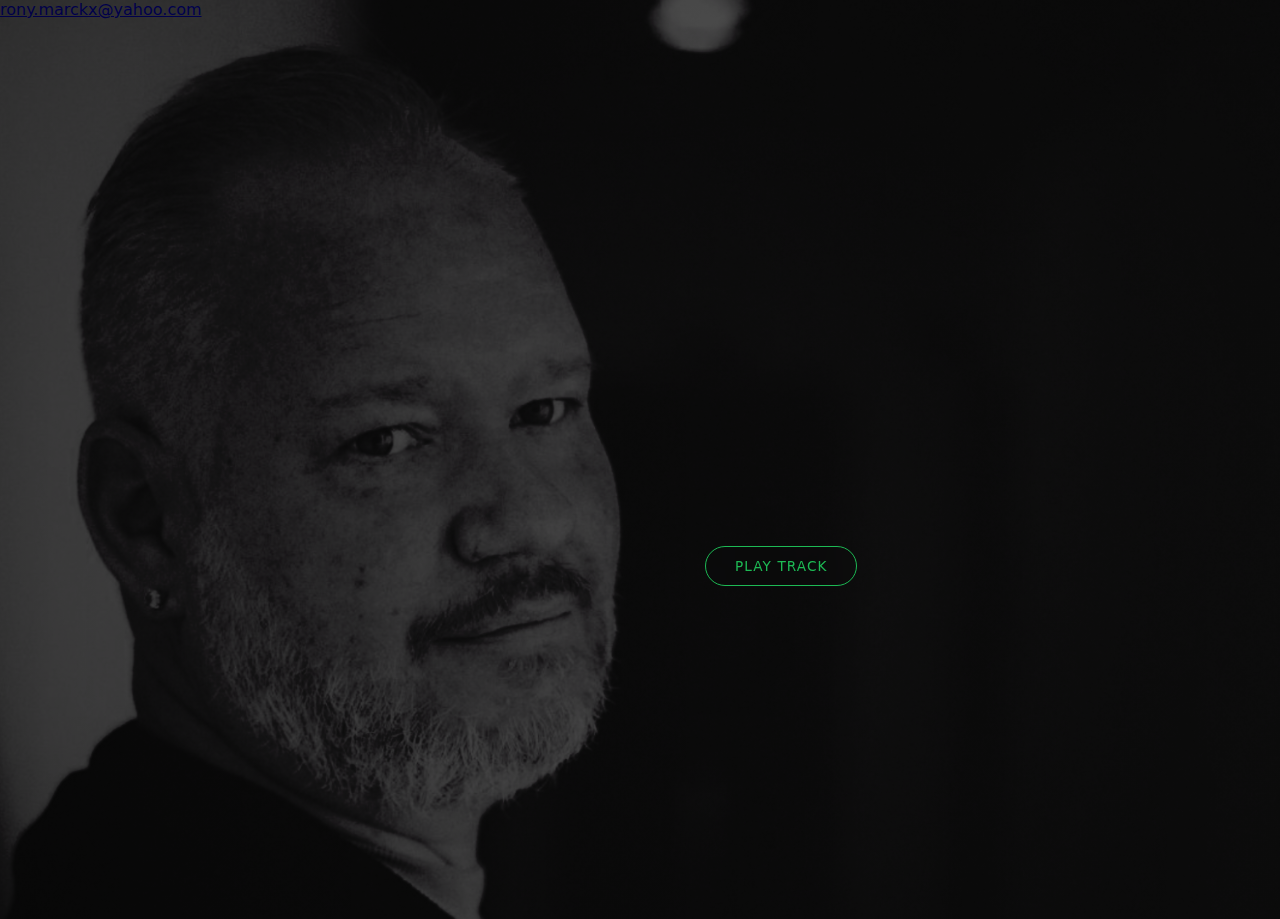
<file: index.html>
<!DOCTYPE html>
<html lang="fr">
<head>
    <meta charset="UTF-8">
    <title>Rony Marckx – De la MAO au Support IT</title>
    <meta name="viewport" content="width=device-width, initial-scale=1">
    <link rel="stylesheet" href="style.css">
</head>
<a class="footer-email" href="mailto:rony.marckx@yahoo.com">
    rony.marckx@yahoo.com
</a>

<body class="page-hero">

    <div class="hero-overlay"></div>

    <main class="hero-content">
        <section class="hero-text">
            <h1 class="hero-title">
                Rony <span class="accent">Marckx</span>
            </h1>

            <h2 class="hero-subtitle">De la MAO au Support IT</h2>

            <p class="hero-punchline">
                « Certains paniquent devant un écran bleu…<br>
                moi, j’y vois une enquête à résoudre. »
            </p>

            <a href="track1.html" class="hero-button">
                Play track
            </a>
        </section>
    </main>

    <!-- JS -->
    <script src="script.js"></script>
</body>
</html>
</file>
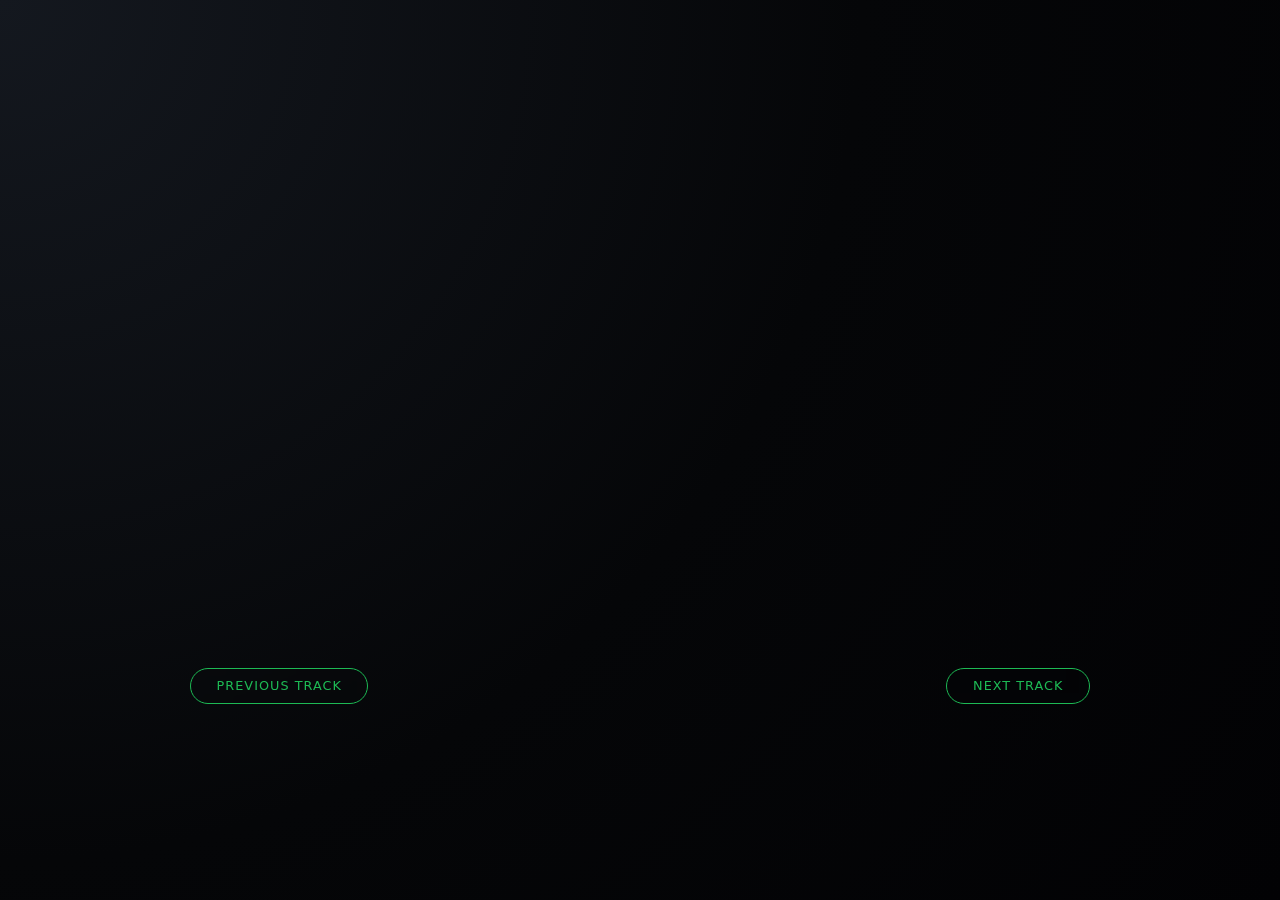
<file: track1.html>
<!DOCTYPE html>
<html lang="fr">
<head>
    <meta charset="UTF-8">
    <title>Track 1 – Intro & Pitch</title>
    <meta name="viewport" content="width=device-width, initial-scale=1">
    <link rel="stylesheet" href="style.css">
</head>
<body class="page-intro">

<main class="intro-wrapper">

    <section class="intro-text">

        <h1 class="intro-title intro-anim">
            <span class="shine-text">
                « Certains paniquent devant un écran bleu…<br>
                moi, j’y vois une enquête à résoudre. »
            </span>
        </h1>

        <p class="intro-lead intro-anim">
            Je m’appelle <span class="accent">Rony Marckx</span>.
            Je viens d’un parcours hybride&nbsp;: retail, musique assistée par ordinateur
            et support IT en environnement sous pression.
        </p>

        <p class="intro-lead intro-anim">
            Aujourd’hui, je mets mon sens du service, mon expérience de terrain
            et mes réflexes d’optimisation au service d’un objectif clair&nbsp;:
            évoluer du support IT vers l’administration systèmes et cloud.
        </p>

        <div class="intro-keywords">
            <span class="keyword-chip intro-anim">Service client</span>
            <span class="keyword-chip intro-anim">Gestion d’équipe</span>
            <span class="keyword-chip intro-anim">MAO / Home-studio</span>
            <span class="keyword-chip intro-anim">Optimisation système</span>
            <span class="keyword-chip intro-anim">Support IT</span>
            <span class="keyword-chip intro-anim">Admin systèmes &amp; cloud</span>
        </div>

    </section>

    <nav class="track-nav">
        <a href="index.html" class="track-btn prev-btn">Previous track</a>
        <a href="track2.html" class="track-btn next-btn">Next track</a>
    </nav>

</main>

<script src="script.js"></script>
</body>
</html>
</file>
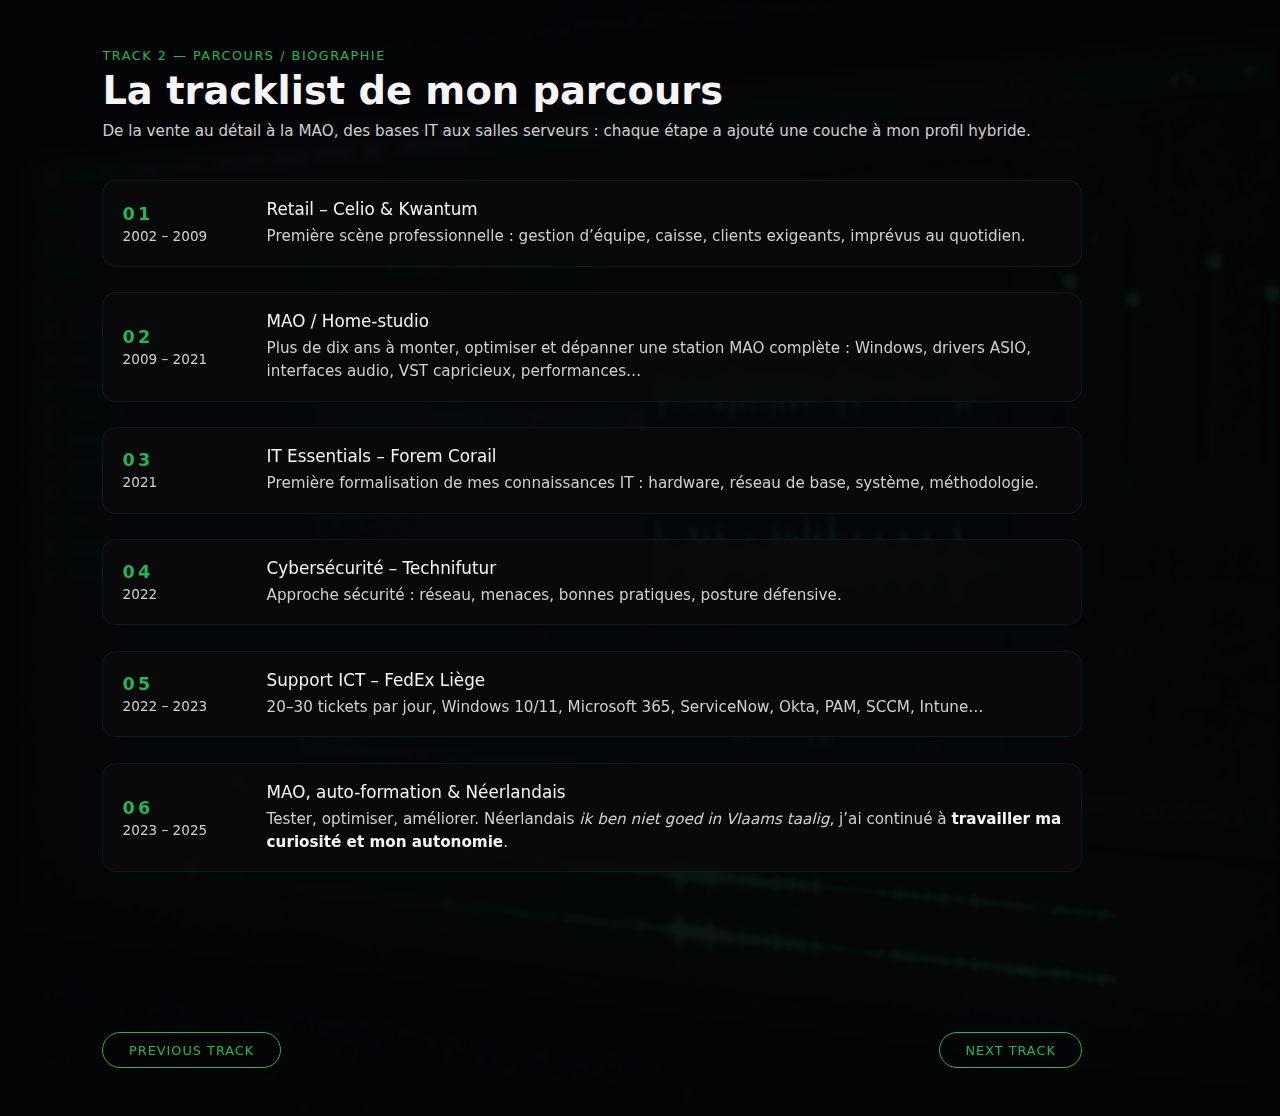
<file: track2.html>
<!DOCTYPE html>
<html lang="fr">
<head>
    <meta charset="UTF-8">
    <title>Track 2 – Parcours / Biographie</title>
    <meta name="viewport" content="width=device-width, initial-scale=1">
    <link rel="stylesheet" href="style.css">
</head>

<body class="page-track2">

<main class="track2-wrapper">
    <header class="track2-header track2-anim">
        <p class="track2-label">Track 2 — Parcours / Biographie</p>
        <h1 class="track2-title">La tracklist de mon parcours</h1>
        <p class="track2-subtitle">
            De la vente au détail à la MAO, des bases IT aux salles serveurs&nbsp;:
            chaque étape a ajouté une couche à mon profil hybride.
        </p>
    </header>

    <section class="tracklist">
        <!-- 01. Retail -->
        <article class="track-item track2-anim">
            <div class="track-meta">
                <span class="track-number">01</span>
                <span class="track-years">2002 – 2009</span>
            </div>
            <div class="track-body">
                <h2 class="track-name">Retail – Celio &amp; Kwantum</h2>
                <p class="track-desc">
                    Première scène professionnelle : gestion d’équipe, caisse, clients exigeants,
                    imprévus au quotidien. 
                </p>
            </div>
        </article>

        <!-- 02. MAO -->
        <article class="track-item track2-anim">
            <div class="track-meta">
                <span class="track-number">02</span>
                <span class="track-years">2009 – 2021</span>
            </div>
            <div class="track-body">
                <h2 class="track-name">MAO / Home-studio</h2>
                <p class="track-desc">
                    Plus de dix ans à monter, optimiser et dépanner une station MAO complète :
                    Windows, drivers ASIO, interfaces audio, VST capricieux, performances…
                    
                </p>
            </div>
        </article>

        <!-- 03. IT Essentials -->
        <article class="track-item track2-anim">
            <div class="track-meta">
                <span class="track-number">03</span>
                <span class="track-years">2021</span>
            </div>
            <div class="track-body">
                <h2 class="track-name">IT Essentials – Forem Corail</h2>
                <p class="track-desc">
                    Première formalisation de mes connaissances IT : hardware, réseau de base,
                    système, méthodologie. 
                </p>
            </div>
        </article>

        <!-- 04. Cybersécurité -->
        <article class="track-item track2-anim">
            <div class="track-meta">
                <span class="track-number">04</span>
                <span class="track-years">2022</span>
            </div>
            <div class="track-body">
                <h2 class="track-name">Cybersécurité – Technifutur</h2>
                <p class="track-desc">
                    Approche sécurité : réseau, menaces, bonnes pratiques, posture défensive.
                    
                </p>
            </div>
        </article>

        <!-- 05. FedEx -->
        <article class="track-item track2-anim">
            <div class="track-meta">
                <span class="track-number">05</span>
                <span class="track-years">2022 – 2023</span>
            </div>
            <div class="track-body">
                <h2 class="track-name">Support ICT – FedEx Liège</h2>
                <p class="track-desc">
                    20–30 tickets par jour, Windows 10/11, Microsoft 365, ServiceNow, Okta, PAM,
                    SCCM, Intune… 
                </p>
            </div>
        </article>

        <!-- 06. 2 ans MAO + NL -->
        <article class="track-item track2-anim">
            <div class="track-meta">
                <span class="track-number">06</span>
                <span class="track-years">2023 – 2025</span>
            </div>
            <div class="track-body">
                <h2 class="track-name">MAO, auto-formation &amp; Néerlandais</h2>
                <p class="track-desc">
                    Tester, optimiser, améliorer.
                    Néerlandais 
                    <em>ik ben niet goed in Vlaams taalig</em>, j’ai continué à
                    <strong>travailler ma curiosité et mon autonomie</strong>.
                </p>
            </div>
        </article>

        <!-- 07. Microbus -->
        <article class="track-item track2-anim">
            <div class="track-meta">
                <span class="track-number">07</span>
                <span class="track-years">2025</span>
            </div>
            <div class="track-body">
                <h2 class="track-name">Techn-e-com – Microbus</h2>
                <p class="track-desc">
                   <strong>HTML/CSS, JavaScript, Linux,
                    Windows Server 2025</strong>.
                </p>
            </div>
        </article>
    </section>

    <nav class="track-nav">
        <a href="track1.html" class="track-btn prev-btn">Previous track</a>
        <a href="track3.html" class="track-btn next-btn">Next track</a>
    </nav>
</main>

<script src="script.js"></script>
</body>
</html>
</file>
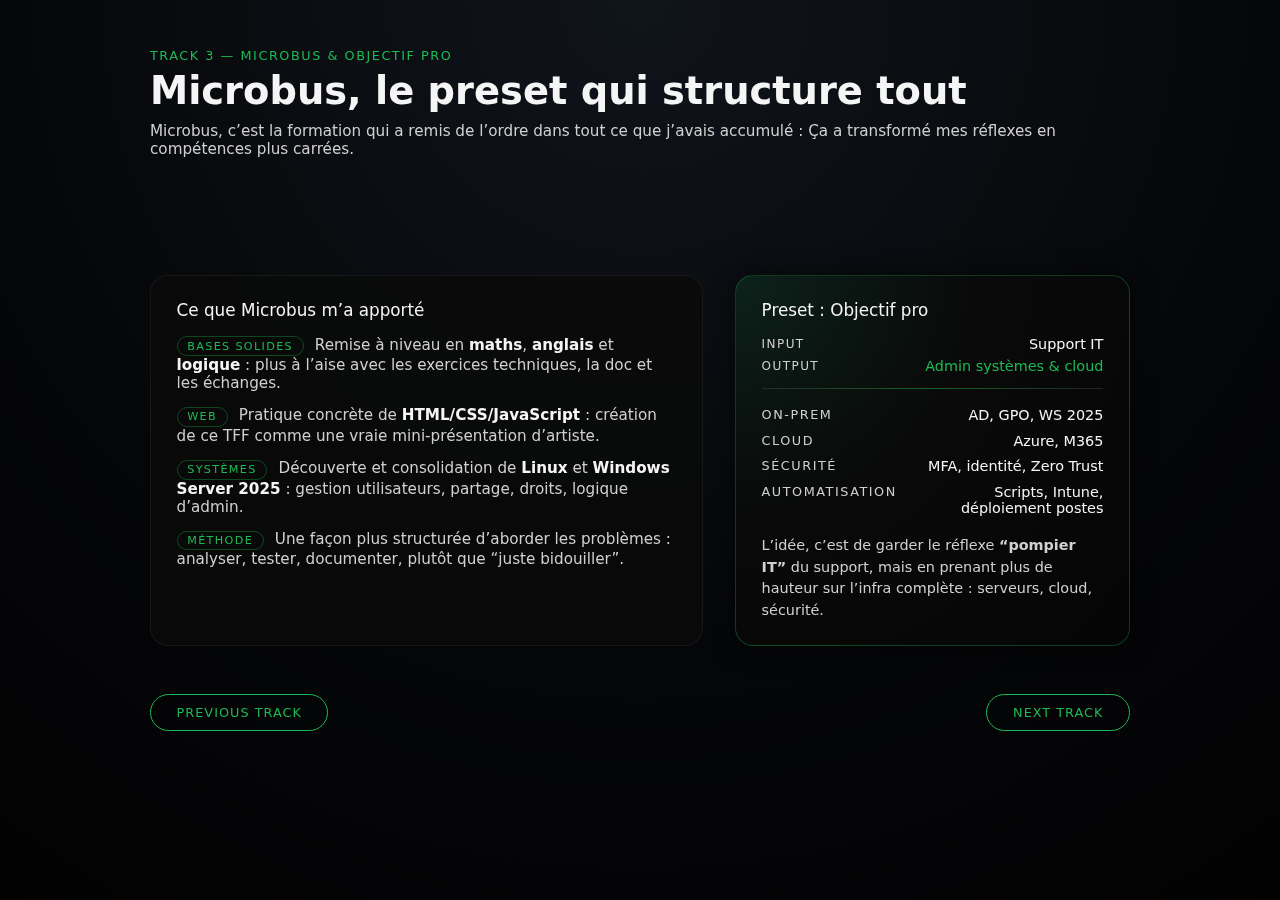
<file: track3.html>
<!DOCTYPE html>
<html lang="fr">
<head>
    <meta charset="UTF-8">
    <title>Track 3 – Microbus & Objectif Pro</title>
    <meta name="viewport" content="width=device-width, initial-scale=1">
    <link rel="stylesheet" href="style.css">
</head>
    
<body class="page-track3">

<main class="track3-wrapper">

    <header class="track3-header track3-anim">
        <p class="track3-label">Track 3 — Microbus &amp; objectif pro</p>
        <h1 class="track3-title">Microbus, le preset qui structure tout</h1>
        <p class="track3-subtitle">
            Microbus, c’est la formation qui a remis de l’ordre dans tout ce que j’avais accumulé :
            Ça a transformé mes réflexes en compétences plus carrées.
        </p>
    </header>

    <!-- Nuage de mots-clés qui “zoom” à l’arrivée -->
    <section class="skills-cloud">
        <span class="skill-pill skill-anim">Maths</span>
        <span class="skill-pill skill-anim">Anglais</span>
        <span class="skill-pill skill-anim">Logique</span>
        <span class="skill-pill skill-anim">HTML / CSS</span>
        <span class="skill-pill skill-anim">JavaScript</span>
        <span class="skill-pill skill-anim">Linux</span>
        <span class="skill-pill skill-anim">Windows Server 2025</span>
        
    </section>

    <section class="microbus-grid">

        <!-- Ce que Microbus t’a apporté -->
        <article class="microbus-block track3-anim">
            <h2 class="microbus-title">Ce que Microbus m’a apporté</h2>
            <ul class="microbus-list">
                <li>
                    <span class="mb-tag">Bases solides</span>
                    Remise à niveau en <strong>maths</strong>, <strong>anglais</strong> et <strong>logique</strong> :
                    plus à l’aise avec les exercices techniques, la doc et les échanges.
                </li>
                <li>
                    <span class="mb-tag">Web</span>
                    Pratique concrète de <strong>HTML/CSS/JavaScript</strong> :
                    création de ce TFF comme une vraie mini-présentation d’artiste.
                </li>
                <li>
                    <span class="mb-tag">Systèmes</span>
                    Découverte et consolidation de <strong>Linux</strong> et
                    <strong>Windows Server&nbsp;2025</strong> :
                    gestion utilisateurs, partage, droits, logique d’admin.
                </li>
                <li>
                    <span class="mb-tag">Méthode</span>
                    Une façon plus structurée d’aborder les problèmes :
                    analyser, tester, documenter, plutôt que “juste bidouiller”.
                </li>
            </ul>
        </article>

        <!-- Fiche "preset" objectif pro -->
        <article class="objective-card track3-anim">
            <h2 class="objective-title">Preset&nbsp;: Objectif pro</h2>

            <div class="preset-row">
                <span class="preset-label">Input</span>
                <span class="preset-value">Support IT</span>
            </div>

            <div class="preset-row">
                <span class="preset-label">Output</span>
                <span class="preset-value preset-output">Admin systèmes &amp; cloud</span>
            </div>

            <div class="preset-separator"></div>

            <div class="preset-params">
                <div class="preset-param">
                    <span class="param-label">On-prem</span>
                    <span class="param-value">AD, GPO, WS&nbsp;2025</span>
                </div>
                <div class="preset-param">
                    <span class="param-label">Cloud</span>
                    <span class="param-value">Azure, M365</span>
                </div>
                <div class="preset-param">
                    <span class="param-label">Sécurité</span>
                    <span class="param-value">MFA, identité, Zero Trust</span>
                </div>
                <div class="preset-param">
                    <span class="param-label">Automatisation</span>
                    <span class="param-value">Scripts, Intune, déploiement postes</span>
                </div>
            </div>

            <p class="objective-note">
                L’idée, c’est de garder le réflexe <strong>“pompier IT”</strong> du support,
                mais en prenant plus de hauteur sur l’infra complète : serveurs, cloud, sécurité.
            </p>
        </article>

    </section>

    <nav class="track-nav">
        <a href="track2.html" class="track-btn prev-btn">Previous track</a>
        <a href="track4.html" class="track-btn next-btn">Next track</a>
    </nav>
</main>

<script src="script.js"></script>
</body>
</html>
</file>
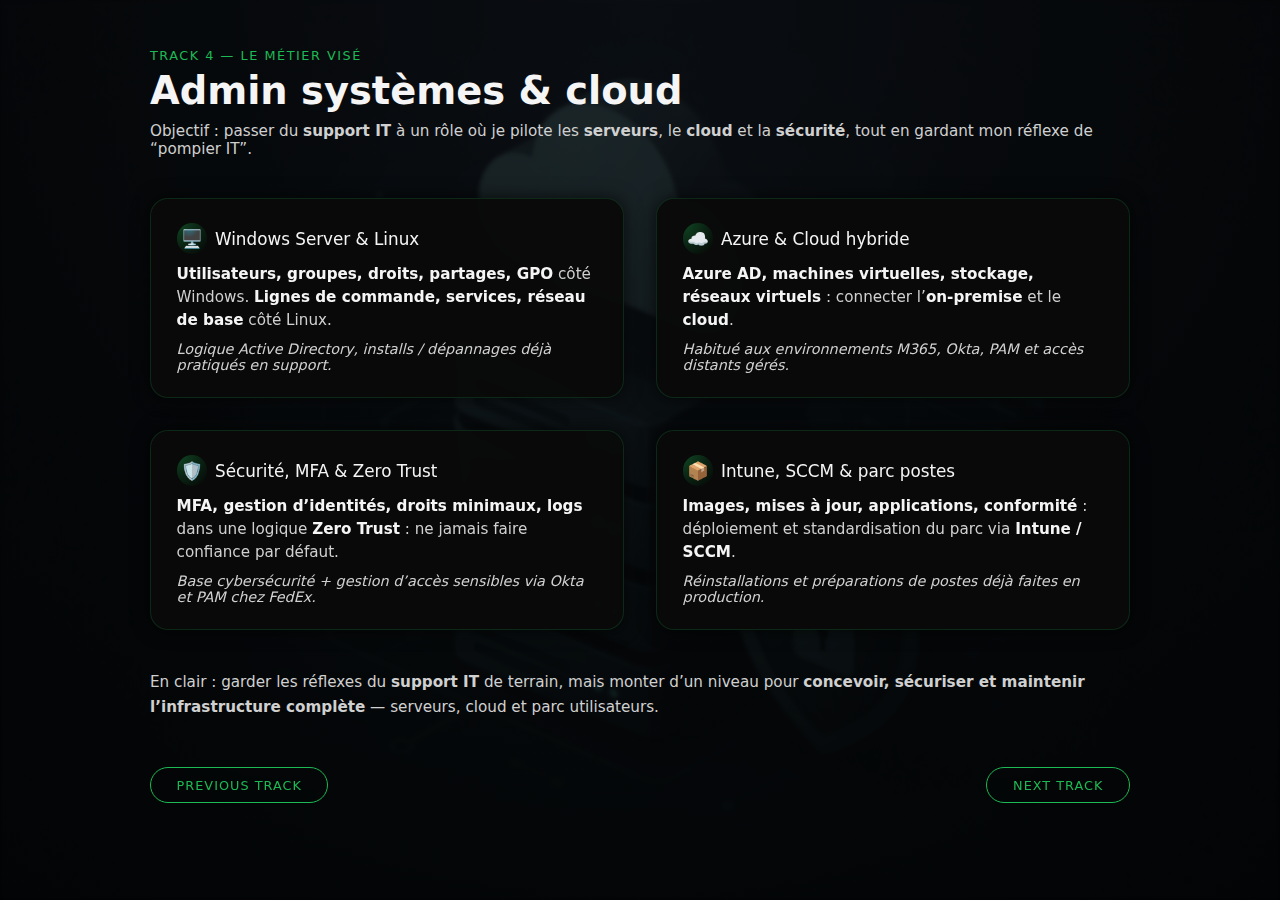
<file: track4.html>
<!DOCTYPE html>
<html lang="fr">
<head>
    <meta charset="UTF-8">
    <title>Track 4 – Admin systèmes & cloud</title>
    <meta name="viewport" content="width=device-width, initial-scale=1">
    <link rel="stylesheet" href="style.css">
</head>
    
<body class="page-track4">

<main class="track4-wrapper">

    <header class="track4-header track4-anim">
        <p class="track4-label">Track 4 — Le métier visé</p>
        <h1 class="track4-title">Admin systèmes &amp; cloud</h1>
        <p class="track4-subtitle">
            Objectif&nbsp;: passer du <strong>support IT</strong> à un rôle
            où je pilote les <strong>serveurs</strong>, le <strong>cloud</strong>
            et la <strong>sécurité</strong>, tout en gardant mon réflexe de “pompier IT”.
        </p>
    </header>

    <section class="track4-grid">

        <!-- Carte Windows / Linux -->
        <article class="tech-card track4-anim">
            <h2 class="tech-title">
                <span class="tech-icon">🖥️</span>
                Windows Server &amp; Linux
            </h2>
            <p class="tech-text">
                <strong>Utilisateurs, groupes, droits, partages, GPO</strong> côté Windows.
                <strong>Lignes de commande, services, réseau de base</strong> côté Linux.
            </p>
            <p class="tech-link-exp">
                Logique Active Directory, installs / dépannages déjà pratiqués en support.
            </p>
        </article>

        <!-- Carte Azure / Cloud -->
        <article class="tech-card track4-anim">
            <h2 class="tech-title">
                <span class="tech-icon">☁️</span>
                Azure &amp; Cloud hybride
            </h2>
            <p class="tech-text">
                <strong>Azure AD, machines virtuelles, stockage, réseaux virtuels</strong> :
                connecter l’<strong>on-premise</strong> et le <strong>cloud</strong>.
            </p>
            <p class="tech-link-exp">
                Habitué aux environnements M365, Okta, PAM et accès distants gérés.
            </p>
        </article>

        <!-- Carte Sécurité -->
        <article class="tech-card track4-anim">
            <h2 class="tech-title">
                <span class="tech-icon">🛡️</span>
                Sécurité, MFA &amp; Zero Trust
            </h2>
            <p class="tech-text">
                <strong>MFA, gestion d’identités, droits minimaux, logs</strong> dans une logique
                <strong>Zero Trust</strong> : ne jamais faire confiance par défaut.
            </p>
            <p class="tech-link-exp">
                Base cybersécurité + gestion d’accès sensibles via Okta et PAM chez FedEx.
            </p>
        </article>

        <!-- Carte Intune / SCCM / déploiement -->
        <article class="tech-card track4-anim">
            <h2 class="tech-title">
                <span class="tech-icon">📦</span>
                Intune, SCCM &amp; parc postes
            </h2>
            <p class="tech-text">
                <strong>Images, mises à jour, applications, conformité</strong> :
                déploiement et standardisation du parc via <strong>Intune / SCCM</strong>.
            </p>
            <p class="tech-link-exp">
                Réinstallations et préparations de postes déjà faites en production.
            </p>
        </article>

    </section>

    <section class="track4-bridge track4-anim">
        <p>
            En clair&nbsp;: garder les réflexes du <strong>support IT</strong> de terrain,
            mais monter d’un niveau pour <strong>concevoir, sécuriser et maintenir
            l’infrastructure complète</strong> — serveurs, cloud et parc utilisateurs.
        </p>
    </section>

    <nav class="track-nav">
        <a href="track3.html" class="track-btn prev-btn">Previous track</a>
        <a href="track5.html" class="track-btn next-btn">Next track</a>
    </nav>

</main>

<script src="script.js"></script>
</body>
</html>
</file>
<file: style.css>
/* =========================================================
   VARIABLES (couleurs, typos)
   ========================================================= */
:root {
    --bg-dark: #050608;
    --text-main: #f5f5f5;
    --text-muted: #d0d0d0;
    --accent: #1db954;        /* Vert Spotify en accent */
    --overlay: rgba(0, 0, 0, 0.55);
    --font-main: system-ui, -apple-system, BlinkMacSystemFont,
                 "Segoe UI", sans-serif;
}

/* =========================================================
   RESET & BASE
   ========================================================= */
*,
*::before,
*::after {
    box-sizing: border-box;
    margin: 0;
    padding: 0;
}

body {
    font-family: var(--font-main);
    color: var(--text-main);
    background-color: var(--bg-dark);
}

/* =========================================================
   PAGE DE GARDE (HERO PAGE)
   ========================================================= */

.page-hero {
    min-height: 100vh;
    background-image: url("Ron_portrait_1.jpg");
    background-size: cover;
    background-position: center right;
    background-repeat: no-repeat;
    position: relative;
}

/* Voile sombre pour lisibilité du texte */
.hero-overlay {
    position: absolute;
    inset: 0;
    background: linear-gradient(
        to right,
        rgba(0, 0, 0, 0.7),
        var(--overlay)
    );
    z-index: 1;
}

/* Contenu centré verticalement, aligné à droite */
.hero-content {
    position: relative;
    z-index: 2;
    min-height: 100vh;
    display: flex;
    align-items: center;
    justify-content: flex-end;
    padding: 0 8vw;
}

.hero-text {
    max-width: 480px;
    text-align: left;
}

/* TYPO HERO */

.hero-title {
    font-size: clamp(2.8rem, 4vw, 3.6rem);
    font-weight: 700;
    letter-spacing: 0.08em;
    text-transform: uppercase;
    margin-bottom: 0.4rem;
    opacity: 0;
    transform: translateY(10px);
    transition: opacity 0.6s ease, transform 0.6s ease;
}

.hero-title .accent {
    color: var(--accent);
}

.hero-subtitle {
    font-size: clamp(1.1rem, 2vw, 1.4rem);
    font-weight: 400;
    color: var(--text-muted);
    margin-bottom: 1.5rem;
    opacity: 0;
    transform: translateY(10px);
    transition: opacity 0.6s ease, transform 0.6s ease;
}

.hero-punchline {
    font-size: 0.95rem;
    line-height: 1.5;
    font-style: italic;
    margin-bottom: 2rem;
    opacity: 0;
    transform: translateY(10px);
    transition: opacity 0.6s ease, transform 0.6s ease;
}

/* BOUTON "NEXT TRACK" */

.hero-button {
    display: inline-block;
    padding: 0.7rem 1.8rem;
    border-radius: 999px;
    border: 1px solid var(--accent);
    color: var(--accent);
    text-decoration: none;
    text-transform: uppercase;
    font-size: 0.85rem;
    letter-spacing: 0.08em;
    transition: background-color 0.2s ease, color 0.2s ease,
                transform 0.15s ease;
    backdrop-filter: blur(4px);
}

.hero-button:hover {
    background-color: var(--accent);
    color: #050505;
    transform: translateY(-1px);
}

/* ANIMATIONS HERO (JS ajoute .show) */

.hero-title.show,
.hero-subtitle.show,
.hero-punchline.show {
    opacity: 1;
    transform: translateY(0);
}

/* =========================================================
   PAGE TRACK 1 – INTRO & PITCH
   ========================================================= */

.page-intro {
    min-height: 100vh;
    background: radial-gradient(circle at top left, #14181f 0%, #050608 55%, #020204 100%);
    display: flex;
    align-items: center;
    justify-content: center;
    padding: 3rem 8vw;
}

.intro-wrapper {
    max-width: 900px;
    width: 100%;
}

.intro-text {
    text-align: left;
}

.intro-title {
    font-size: clamp(1.8rem, 3vw, 2.4rem);
    line-height: 1.4;
    margin-bottom: 2rem;
    position: relative;
}

.intro-title::before {
    content: "";
    position: absolute;
    left: -1.5rem;
    top: 0.2rem;
    width: 4px;
    height: 2.6rem;
    background: var(--accent);
    border-radius: 999px;
}

.intro-lead {
    font-size: 1rem;
    line-height: 1.6;
    color: var(--text-muted);
    margin-bottom: 1rem;
}

.intro-lead .accent {
    color: var(--accent);
    font-weight: 600;
}

/* Mots-clés / tags */

.intro-keywords {
    margin: 1.8rem 0 2.2rem;
    display: flex;
    flex-wrap: wrap;
    gap: 0.6rem;
}

.keyword-chip {
    padding: 0.4rem 0.8rem;
    border-radius: 999px;
    border: 1px solid rgba(255, 255, 255, 0.18);
    font-size: 0.8rem;
    text-transform: uppercase;
    letter-spacing: 0.08em;
    color: var(--text-main);
    background: rgba(255, 255, 255, 0.03);
    backdrop-filter: blur(3px);
}

/* Effet d'apparition pour la track 1 */

.intro-anim {
    opacity: 0;
    transform: translateY(8px);
    transition: opacity 0.6s ease, transform 0.6s ease;
}

.intro-anim.show {
    opacity: 1;
    transform: translateY(0);
}

/* =========================================================
   NAVIGATION NEXT / PREVIOUS (toutes les tracks sauf index)
   ========================================================= */

.track-nav {
    margin-top: 3rem;
    display: flex;
    justify-content: space-between;
    align-items: center;
    gap: 1rem;
}

.track-btn {
    padding: 0.6rem 1.6rem;
    border-radius: 50px;
    border: 1px solid var(--accent);
    color: var(--accent);
    text-decoration: none;
    text-transform: uppercase;
    font-size: 0.8rem;
    letter-spacing: 0.08em;
    transition: background-color 0.2s ease, color 0.2s ease,
                transform 0.15s ease;
    backdrop-filter: blur(4px);
}

.track-btn:hover {
    background-color: var(--accent);
    color: #050505;
    transform: translateY(-1px);
}

/* =========================================================
   EFFET LUMIÈRE SUR LA PHRASE (TRACK 1)
   ========================================================= */

.shine-text {
    position: relative;
    display: inline-block;
    color: var(--text-main);
    overflow: hidden;
}

/* Bande de lumière qui traverse le texte */
.shine-text::before {
    content: "";
    position: absolute;
    top: 0;
    left: -120%;
    width: 120%;
    height: 100%;
    background: linear-gradient(
        120deg,
        transparent 0%,
        rgba(255, 255, 255, 0.0) 35%,
        rgba(255, 255, 255, 0.55) 50%,
        rgba(255, 255, 255, 0.0) 65%,
        transparent 100%
    );
    pointer-events: none;
    animation: shine-sweep 4s linear infinite;
}

/* Animation pas trop rapide */
@keyframes shine-sweep {
    0% {
        left: -120%;
    }
    100% {
        left: 120%;
    }
}

/* =========================================================
   PAGE TRACK 2 : PARCOURS / BIO + BACKGROUND IMAGE
   ========================================================= */

.page-track2 {
    min-height: 100vh;
    position: relative;
    padding: 3rem 8vw;
    display: block;          /* important pour laisser scroller */
}

/* Image de fond très légère */
.page-track2::before {
    content: "";
    position: absolute;
    inset: 0;
    background: url("backtrack2.png") center/cover no-repeat;
    opacity: 0.30;           /* visibilité du fond */
    filter: blur(2px);       /* léger flou pour le style */
    z-index: 0;
}

/* Voile sombre pour lisibilité du texte */
.page-track2::after {
    content: "";
    position: absolute;
    inset: 0;
    background: rgba(0, 0, 0, 0.20); /* overlay léger */
    z-index: 1;
}

.track2-wrapper,
.track-nav {
    position: relative;
    z-index: 2; /* au-dessus du fond + overlay */
}

/* Mise en page Track 2 */

.track2-wrapper {
    max-width: 980px;
    width: 100%;
}

.track2-header {
    margin-bottom: 2.5rem;
}

.track2-label {
    font-size: 0.8rem;
    text-transform: uppercase;
    letter-spacing: 0.12em;
    color: var(--accent);
    margin-bottom: 0.3rem;
}

.track2-title {
    font-size: clamp(1.8rem, 3vw, 2.4rem);
    font-weight: 600;
    margin-bottom: 0.6rem;
}

.track2-subtitle {
    font-size: 0.95rem;
    color: var(--text-muted);
}

/* Tracklist */

.tracklist {
    display: flex;
    flex-direction: column;
    gap: 1.6rem;
}

.track-item {
    display: grid;
    grid-template-columns: minmax(80px, 120px) 1fr;
    gap: 1.5rem;
    padding: 1.1rem 1.2rem;
    border-radius: 14px;
    background: rgba(10, 10, 10, 0.90);
    border: 1px solid rgba(29, 185, 84, 0.12);
    backdrop-filter: blur(4px);
    position: relative;
    overflow: hidden;
}

.track-item::before {
    content: "";
    position: absolute;
    inset: 0;
    background: linear-gradient(
        120deg,
        transparent 0%,
        rgba(29, 185, 84, 0.10) 40%,
        transparent 80%
    );
    opacity: 0;
    transition: opacity 0.3s ease;
    pointer-events: none;
}

.track-item:hover::before {
    opacity: 1;
}

.track-meta {
    display: flex;
    flex-direction: column;
    gap: 0.25rem;
    align-items: flex-start;
    justify-content: center;
}

.track-number {
    font-size: 1.1rem;
    font-weight: 600;
    letter-spacing: 0.18em;
    text-transform: uppercase;
    color: var(--accent);
}

.track-years {
    font-size: 0.85rem;
    color: var(--text-muted);
}

.track-body {
    display: flex;
    flex-direction: column;
    gap: 0.4rem;
}

.track-name {
    font-size: 1.05rem;
    font-weight: 500;
}

.track-desc {
    font-size: 0.95rem;
    line-height: 1.5;
    color: var(--text-muted);
}

.track-desc strong {
    color: var(--text-main);
    font-weight: 600;
}

/* Animation d'apparition pour track 2 */

.track2-anim {
    opacity: 0;
    transform: translateY(8px);
    transition: opacity 0.7s ease, transform 0.7s ease;
}

.track2-anim.show {
    opacity: 1;
    transform: translateY(0);
}

/* =========================================================
   RESPONSIVE GLOBAL
   ========================================================= */

@media (max-width: 768px) {
    .hero-content {
        justify-content: center;
        text-align: center;
        padding: 0 1.5rem;
    }

    .hero-text {
        text-align: center;
    }

    .intro-title::before {
        left: -0.8rem;
        height: 2.2rem;
    }

    .page-intro {
        padding: 2.5rem 1.5rem;
    }

    .track-nav {
        flex-direction: column;
        text-align: center;
    }

    .track-btn {
        width: 100%;
        text-align: center;
    }

    .page-track2 {
        padding: 2.5rem 1.5rem;
    }

    .track-item {
        grid-template-columns: 1fr;
    }

    .track-meta {
        flex-direction: row;
        justify-content: space-between;
    }
}
/* =========================================================
   PAGE TRACK 3 : MICROBUS & OBJECTIF PRO
   ========================================================= */

.page-track3 {
    min-height: 100vh;
    background: radial-gradient(circle at top, #10141b 0%, #050608 60%, #020203 100%);
    padding: 3rem 8vw;
}

.track3-wrapper {
    max-width: 980px;
    margin: 0 auto;
}

/* Header */

.track3-header {
    margin-bottom: 2.5rem;
}

.track3-label {
    font-size: 0.8rem;
    text-transform: uppercase;
    letter-spacing: 0.12em;
    color: var(--accent);
    margin-bottom: 0.3rem;
}

.track3-title {
    font-size: clamp(1.8rem, 3vw, 2.4rem);
    font-weight: 600;
    margin-bottom: 0.6rem;
}

.track3-subtitle {
    font-size: 0.95rem;
    color: var(--text-muted);
}

/* Nuage de mots-clés */

.skills-cloud {
    margin: 2.2rem 0 2.8rem;
    display: flex;
    flex-wrap: wrap;
    gap: 0.7rem;
}

.skill-pill {
    padding: 0.45rem 0.95rem;
    border-radius: 999px;
    border: 1px solid rgba(255, 255, 255, 0.18);
    font-size: 0.8rem;
    text-transform: uppercase;
    letter-spacing: 0.08em;
    color: var(--text-main);
    background: rgba(255, 255, 255, 0.02);
    backdrop-filter: blur(3px);

    /* état initial : très zoomé + flou + invisible */
    opacity: 0;
    transform: scale(3.5);
    filter: blur(6px);
}

/* Animation zoom/fade pour chaque mot clé, plus lente et plus “plein écran” */

@keyframes keyword-zoom-in {
    0% {
        opacity: 0;
        transform: scale(3.5);
        filter: blur(6px);
    }
    60% {
        opacity: 1;
        transform: scale(3.5);
        filter: blur(3px);
    }
    100% {
        opacity: 1;
        transform: scale(1);
        filter: blur(0);
    }
}

.skill-anim {
    animation-name: keyword-zoom-in;
    animation-duration: 1.5s;         /* plus lent */
    animation-timing-function: ease-out;
    animation-fill-mode: forwards;
}

/* Décalage dans le temps pour l’effet séquentiel (un par un) */

.skill-anim:nth-child(1) { animation-delay: 0.3s; }
.skill-anim:nth-child(2) { animation-delay: 0.9s; }
.skill-anim:nth-child(3) { animation-delay: 1.5s; }
.skill-anim:nth-child(4) { animation-delay: 2.1s; }
.skill-anim:nth-child(5) { animation-delay: 2.7s; }
.skill-anim:nth-child(6) { animation-delay: 3.3s; }
.skill-anim:nth-child(7) { animation-delay: 3.9s; }
.skill-anim:nth-child(8) { animation-delay: 4.5s; }


/* Grille Microbus + Objectif */

.microbus-grid {
    display: grid;
    grid-template-columns: minmax(0, 1.4fr) minmax(0, 1fr);
    gap: 2rem;
    margin-bottom: 3rem;
}

/* Bloc Microbus */

.microbus-block {
    padding: 1.5rem 1.6rem;
    border-radius: 18px;
    background: rgba(10, 10, 10, 0.9);
    border: 1px solid rgba(255, 255, 255, 0.06);
    backdrop-filter: blur(4px);
}

.microbus-title {
    font-size: 1.05rem;
    font-weight: 500;
    margin-bottom: 1rem;
}

.microbus-list {
    list-style: none;
    display: flex;
    flex-direction: column;
    gap: 0.9rem;
    font-size: 0.95rem;
    color: var(--text-muted);
}

.microbus-list li strong {
    color: var(--text-main);
}

.mb-tag {
    display: inline-block;
    font-size: 0.7rem;
    text-transform: uppercase;
    letter-spacing: 0.12em;
    color: var(--accent);
    border-radius: 999px;
    border: 1px solid rgba(29, 185, 84, 0.35);
    padding: 0.15rem 0.6rem;
    margin-right: 0.4rem;
}

/* Carte “preset objectif” */

.objective-card {
    padding: 1.5rem 1.6rem;
    border-radius: 18px;
    background: radial-gradient(circle at top left,
                rgba(29, 185, 84, 0.12) 0%,
                rgba(10, 10, 10, 0.95) 45%,
                rgba(5, 5, 5, 0.98) 100%);
    border: 1px solid rgba(29, 185, 84, 0.3);
    box-shadow: 0 0 24px rgba(0, 0, 0, 0.6);
}

.objective-title {
    font-size: 1.05rem;
    font-weight: 500;
    margin-bottom: 1rem;
}

.preset-row {
    display: flex;
    justify-content: space-between;
    align-items: center;
    font-size: 0.9rem;
    margin-bottom: 0.4rem;
}

.preset-label {
    text-transform: uppercase;
    letter-spacing: 0.12em;
    font-size: 0.75rem;
    color: var(--text-muted);
}

.preset-value {
    font-weight: 500;
}

.preset-output {
    color: var(--accent);
}

.preset-separator {
    height: 1px;
    background: linear-gradient(to right,
                rgba(255, 255, 255, 0.1),
                rgba(29, 185, 84, 0.5),
                rgba(255, 255, 255, 0.1));
    margin: 0.9rem 0 1.1rem;
}

.preset-params {
    display: grid;
    grid-template-columns: 1fr;
    gap: 0.6rem;
    font-size: 0.9rem;
}

.preset-param {
    display: flex;
    justify-content: space-between;
    gap: 0.75rem;
}

.param-label {
    font-size: 0.8rem;
    text-transform: uppercase;
    letter-spacing: 0.12em;
    color: var(--text-muted);
}

.param-value {
    text-align: right;
    color: var(--text-main);
}

.objective-note {
    font-size: 0.9rem;
    color: var(--text-muted);
    margin-top: 1.2rem;
    line-height: 1.5;
}

/* Animation d’apparition pour track 3 */

.track3-anim {
    opacity: 0;
    transform: translateY(10px);
    transition: opacity 0.7s ease, transform 0.7s ease;
}

.track3-anim.show {
    opacity: 1;
    transform: translateY(0);
}

/* Responsive track 3 */

@media (max-width: 900px) {
    .microbus-grid {
        grid-template-columns: 1fr;
    }
}

@media (max-width: 768px) {
    .page-track3 {
        padding: 2.5rem 1.5rem;
    }
}
/* =========================================================
   PAGE TRACK 4 : ADMIN SYSTEMES & CLOUD
   ========================================================= */

.page-track4 {
    min-height: 100vh;
    position: relative;
    padding: 3rem 8vw;
    background: radial-gradient(circle at top, #10141b 0%, #050608 60%, #020203 100%);
}

/* Fond avec illustration backtrack3.png */
.page-track4::before {
    content: "";
    position: absolute;
    inset: 0;
    background: url("backtrack3.png") center/cover no-repeat;
    opacity: 0.30;          /* joue entre 0.2 et 0.4 selon ton goût */
    filter: blur(2px);
    z-index: 0;
}

/* Voile sombre léger par-dessus pour la lisibilité */
.page-track4::after {
    content: "";
    position: absolute;
    inset: 0;
    background: rgba(0, 0, 0, 0.25);
    z-index: 1;
}

.track4-wrapper,
.track4-grid,
.track4-bridge,
.track-nav {
    position: relative;
    z-index: 2; /* pour passer au-dessus de l’overlay */
}

.track4-wrapper {
    max-width: 980px;
    margin: 0 auto;
}

/* Header */

.track4-header {
    margin-bottom: 2.5rem;
}

.track4-label {
    font-size: 0.8rem;
    text-transform: uppercase;
    letter-spacing: 0.12em;
    color: var(--accent);
    margin-bottom: 0.3rem;
}

.track4-title {
    font-size: clamp(1.8rem, 3vw, 2.4rem);
    font-weight: 600;
    margin-bottom: 0.6rem;
}

.track4-subtitle {
    font-size: 0.95rem;
    color: var(--text-muted);
}

/* Grille des cartes métier */

.track4-grid {
    display: grid;
    grid-template-columns: minmax(0, 1fr) minmax(0, 1fr);
    gap: 2rem;
    margin-bottom: 2.5rem;
}

.tech-card {
    padding: 1.5rem 1.6rem;
    border-radius: 18px;
    background: rgba(10, 10, 10, 0.95);
    border: 1px solid rgba(29, 185, 84, 0.18);
    backdrop-filter: blur(4px);
    box-shadow: 0 0 18px rgba(0, 0, 0, 0.65);
    font-size: 0.95rem;
    color: var(--text-muted);
}

.tech-title {
    font-size: 1.05rem;
    font-weight: 500;
    margin-bottom: 0.6rem;
    display: flex;
    align-items: center;
    gap: 0.5rem;
    color: var(--text-main);
}

.tech-icon {
    width: 1.9rem;
    height: 1.9rem;
    border-radius: 999px;
    display: inline-flex;
    align-items: center;
    justify-content: center;
    font-size: 1.1rem;
    background: radial-gradient(circle at top left,
                rgba(29, 185, 84, 0.35),
                rgba(5, 5, 5, 1));
}

.tech-text {
    margin-bottom: 0.6rem;
    line-height: 1.5;
}

.tech-text strong {
    color: var(--text-main);
}

.tech-link-exp {
    font-size: 0.9rem;
    color: var(--text-muted);
    font-style: italic;
}

/* Petit paragraphe de lien / résumé */

.track4-bridge {
    margin-bottom: 3rem;
    font-size: 0.95rem;
    color: var(--text-muted);
    line-height: 1.6;
}

/* Animation d’apparition pour track 4 */

.track4-anim {
    opacity: 0;
    transform: translateY(10px);
    transition: opacity 0.7s ease, transform 0.7s ease;
}

.track4-anim.show {
    opacity: 1;
    transform: translateY(0);
}

/* Responsive */

@media (max-width: 900px) {
    .track4-grid {
        grid-template-columns: 1fr;
    }
}

@media (max-width: 768px) {
    .page-track4 {
        padding: 2.5rem 1.5rem;
    }
}
/* =========================================================
 /* =========================================================
   PAGE TRACK 5 : COMPÉTENCES & VDC (VIDEO BACKGROUND)
   ========================================================= */

.page-track5 {
    min-height: 100vh;
    position: relative;
    padding: 3rem 8vw;
    color: var(--text-main);
    background: #000; /* fallback si la vidéo ne se charge pas */
    overflow-x: hidden;   /* on cache juste l’horizontal si besoin */
    overflow-y: auto;     /* on laisse scroller verticalement */

}

/* Vidéo de fond */

.track5-bg-video {
    position: fixed;          /* reste en fond même si on scrolle un peu */
    inset: 0;
    width: 100%;
    height: 100%;
    object-fit: cover;
    z-index: 0;
}

/* Voile sombre par-dessus la vidéo */

.track5-overlay {
    position: fixed;
    inset: 0;
    background: rgba(0, 0, 0, 0.72); /* bien opaque pour la lisibilité */
    z-index: 1;
}

/* Contenu au-dessus de la vidéo + overlay */

.track5-wrapper {
    position: relative;
    z-index: 2;
    max-width: 980px;
    margin: 0 auto;
}

/* Header */

.track5-header {
    margin-bottom: 2.5rem;
}

.track5-label {
    font-size: 0.8rem;
    text-transform: uppercase;
    letter-spacing: 0.12em;
    color: var(--accent);
    margin-bottom: 0.3rem;
}

.track5-title {
    font-size: clamp(1.8rem, 3vw, 2.4rem);
    font-weight: 600;
    margin-bottom: 0.6rem;
}

.track5-subtitle {
    font-size: 0.95rem;
    color: var(--text-muted);
}

/* Grille compétences */

.skills-grid {
    display: grid;
    grid-template-columns: minmax(0, 1fr) minmax(0, 1fr);
    gap: 2rem;
    margin-bottom: 2.5rem;
}

.skills-col {
    padding: 1.5rem 1.6rem;
    border-radius: 18px;
    background: rgba(10, 10, 10, 0.92);
    border: 1px solid rgba(255, 255, 255, 0.06);
    backdrop-filter: blur(5px);
}

.skills-title {
    font-size: 1.05rem;
    font-weight: 500;
    margin-bottom: 1rem;
}

.skills-list {
    list-style: none;
    display: flex;
    flex-direction: column;
    gap: 0.8rem;
    font-size: 0.95rem;
    color: var(--text-muted);
}

.skill-tag {
    display: inline-block;
    font-size: 0.75rem;
    text-transform: uppercase;
    letter-spacing: 0.12em;
    color: var(--accent);
    border-radius: 999px;
    border: 1px solid rgba(29, 185, 84, 0.35);
    padding: 0.15rem 0.6rem;
    margin-right: 0.5rem;
}

.skill-tag.soft {
    border-color: rgba(255, 255, 255, 0.25);
    color: var(--text-main);
}

/* Encadré VDC */

.vdc-section {
    margin-bottom: 3rem;
}

.vdc-card {
    padding: 1.6rem 1.7rem;
    border-radius: 18px;
    background: radial-gradient(circle at top left,
                rgba(29, 185, 84, 0.18) 0%,
                rgba(10, 10, 10, 0.95) 45%,
                rgba(5, 5, 5, 0.98) 100%);
    border: 1px solid rgba(29, 185, 84, 0.45);
    box-shadow: 0 0 22px rgba(0, 0, 0, 0.75);
    font-size: 0.95rem;
    color: var(--text-muted);
}

.vdc-title {
    font-size: 1.05rem;
    font-weight: 500;
    margin-bottom: 1rem;
}

.vdc-line {
    display: flex;
    align-items: flex-start;
    gap: 0.6rem;
    margin-bottom: 0.6rem;
}

.vdc-tag {
    font-size: 0.75rem;
    text-transform: uppercase;
    letter-spacing: 0.12em;
    color: var(--accent);
    border-radius: 999px;
    border: 1px solid rgba(29, 185, 84, 0.6);
    padding: 0.15rem 0.6rem;
    flex-shrink: 0;
}

/* Animation d’apparition Track 5 */

.track5-anim {
    opacity: 0;
    transform: translateY(10px);
    transition: opacity 0.7s ease, transform 0.7s ease;
}

.track5-anim.show {
    opacity: 1;
    transform: translateY(0);
}

/* Responsive Track 5 */

@media (max-width: 900px) {
    .skills-grid {
        grid-template-columns: 1fr;
    }
}

@media (max-width: 768px) {
    .page-track5 {
        padding: 2.5rem 1.5rem;
    }
}
</file>
